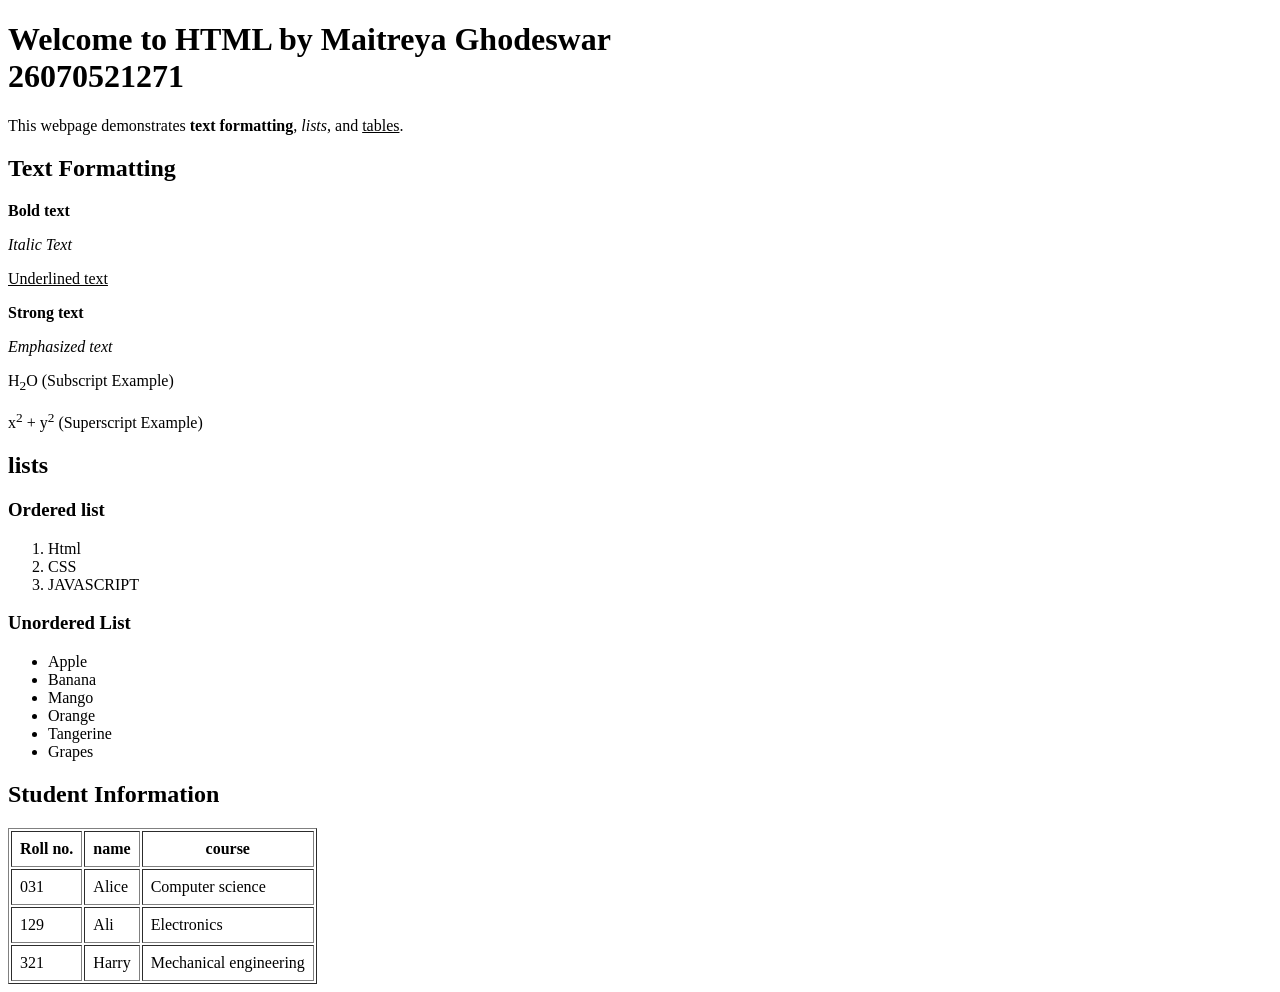
<file: Practical 01/index.html>
<!DOCTYPE html>
<html>
<head>
    <title>HTML Formatting, Lists and Tables</title>
</head>

<body>

    <h1>Welcome to HTML by Maitreya Ghodeswar<br>
    26070521271</h1>

    <p>
        This webpage demonstrates
        <b>text formatting</b>, <i>lists</i>, and <u>tables</u>.
    </p>

    <h2>Text Formatting</h2>

    <p><b>Bold text</b></p>

    <p><i>Italic Text</i></p>

    <p><u>Underlined text</u></p>

    <p><strong>Strong text</strong></p>

    <p><em>Emphasized text</em></p>

    <p>H<sub>2</sub>O (Subscript Example)</p>

    <p>x<sup>2</sup> + y<sup>2</sup> (Superscript Example)</p>


    <h2>lists</h2>

    <h3>Ordered list</h3>

    <ol>
        <li>Html</li>
        <li>CSS</li>
        <li>JAVASCRIPT</li>
    </ol>


    <h3>Unordered List</h3>

    <ul>
        <li>Apple</li>
        <li>Banana</li>
        <li>Mango</li>
        <li>Orange</li>
        <li>Tangerine</li>
        <li>Grapes</li>
    </ul>


    <h2>Student Information</h2>

    <table border="1" cellpadding="8">
        <tr>
            <th>Roll no.</th>
            <th>name</th>
            <th>course</th>
        </tr>

        <tr>
            <td>031</td>
            <td>Alice</td>
            <td>Computer science</td>
        </tr>

        <tr>
            <td>129</td>
            <td>Ali</td>
            <td>Electronics</td>
        </tr>

        <tr>
            <td>321</td>
            <td>Harry</td>
            <td>Mechanical engineering</td>
        </tr>
    </table>

</body>
</html>
</file>
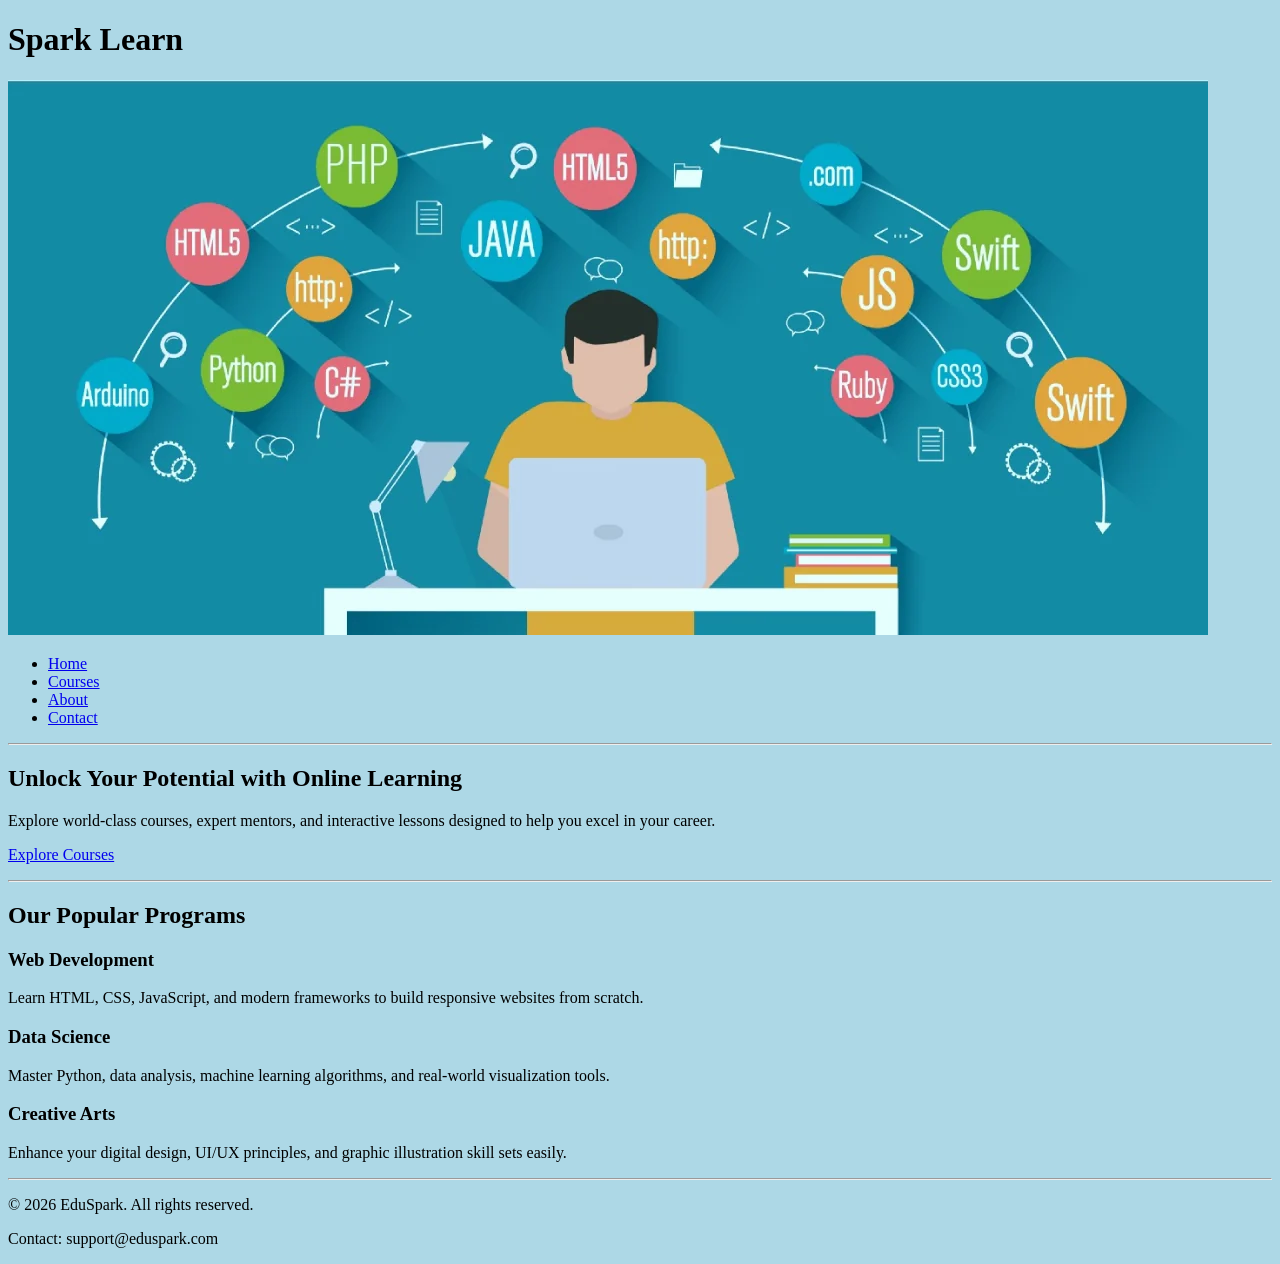
<file: Practical 02/index.html>
<!DOCTYPE html>
<html lang="en">
<head>
    
    <title>Spark Learn - Online Learning Platform</title>
<style>
        body {background-color: lightblue;}
 </style>
</head>
<body>

    <!-- Header Navigation -->
    <header>
	<h1>
        <strong>Spark Learn</strong>
	</h1>
<!--iMAGE-->
<img src="programmng-language.png" alt="Coding is FUN!!!">
        <nav>
            <ul>
                <li><a href="#">Home</a></li>
                <li><a href="#features">Courses</a></li>
                <li><a href="#about">About</a></li>
                <li><a href="#contact">Contact</a></li>
            </ul>
        </nav>
    </header>

    <hr>

    <!-- Hero Section -->
    <section>
        <h1>Unlock Your Potential with Online Learning</h1>
        <p>Explore world-class courses, expert mentors, and interactive lessons designed to help you excel in your career.</p>
        <p><a href="#features">Explore Courses</a></p>
    </section>

    <hr>

    <!-- Courses / Features Section -->
    <section id="features">
        <h2>Our Popular Programs</h2>
       
        <div>
            <h3>Web Development</h3>
            <p>Learn HTML, CSS, JavaScript, and modern frameworks to build responsive websites from scratch.</p>
        </div>

        <div>
            <h3>Data Science</h3>
            <p>Master Python, data analysis, machine learning algorithms, and real-world visualization tools.</p>
        </div>

        <div>
            <h3>Creative Arts</h3>
            <p>Enhance your digital design, UI/UX principles, and graphic illustration skill sets easily.</p>
        </div>
    </section>

    <hr>

    <!-- Footer -->
    <footer id="contact">
        <p>&copy; 2026 EduSpark. All rights reserved.</p>
        <p>Contact: support@eduspark.com</p>
    </footer>

</body>
</html>
</file>
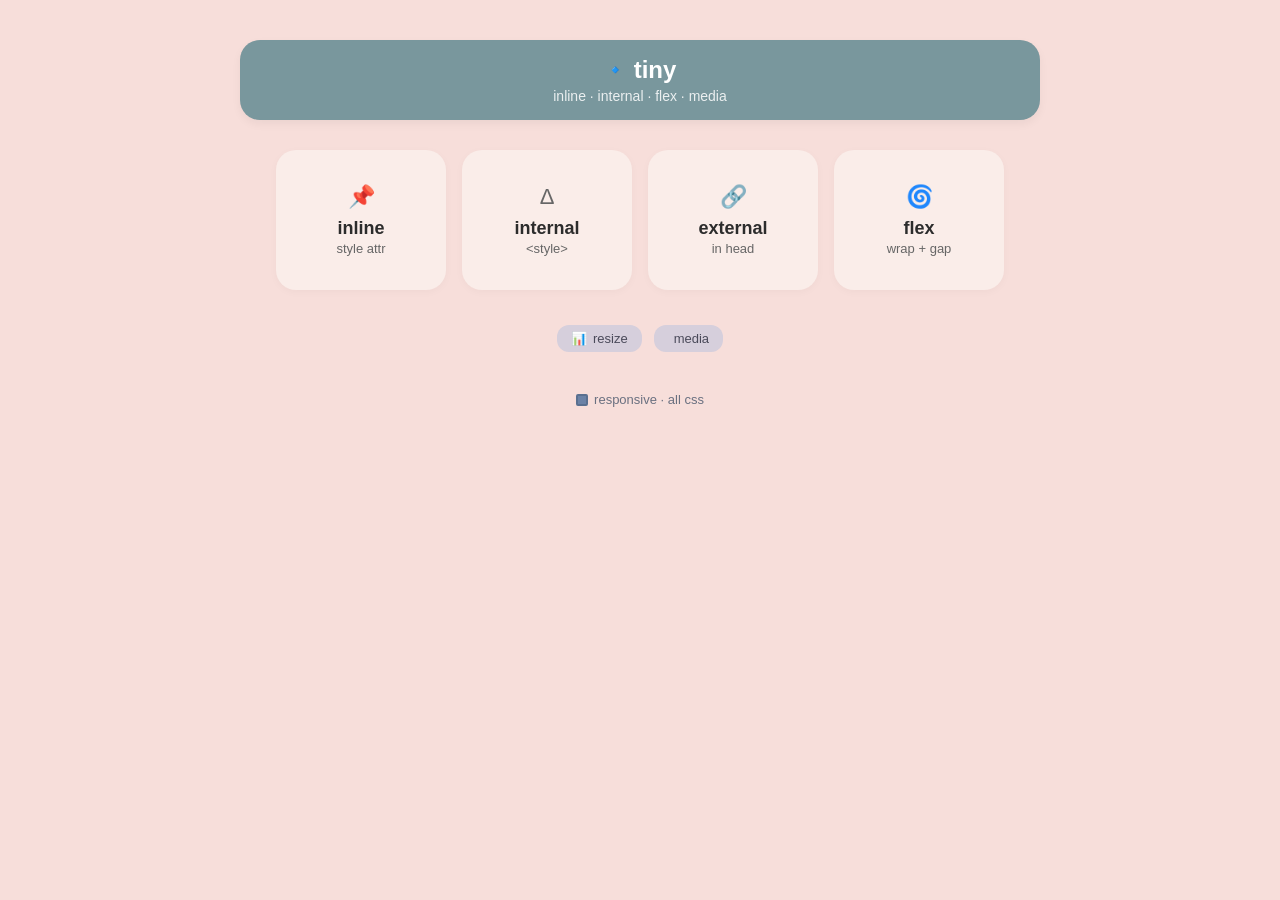
<file: Practical 04/Index.html>
<!DOCTYPE html>
<html lang="en">
<head>
<meta charset="UTF-8">
<meta name="viewport" content="width=device-width, initial-scale=1.0">
<title>tiny css</title>
<style>
* {
box-sizing: border-box;
margin: 0;
padding: 0;
font-family: -apple-system, BlinkMacSystemFont, "Segoe UI", Roboto, Helvetica, Arial,
sans-serif;
}
body {
background-color: #f7deda;
min-height: 100vh;
display: flex;
flex-direction: column;
align-items: center;
padding-top: 40px;
color: #333;
}
/* Top Pill Banner */
.top-banner {
background-color: #79979d;
color: #ffffff;
width: 90%;
max-width: 800px;
padding: 16px 24px;
border-radius: 20px;
display: flex;
flex-direction: column;
align-items: center;
gap: 4px;
box-shadow: 0 4px 10px rgba(0, 0, 0, 0.05);
}
.banner-title {
display: flex;
align-items: center;

gap: 8px;
font-size: 24px;
font-weight: 600;
}
.banner-subtitle {
font-size: 14px;
opacity: 0.85;
}
/* Primary Feature Cards Grid */
.cards-container {
display: flex;
flex-wrap: wrap;
justify-content: center;
gap: 16px;
margin-top: 30px;
width: 90%;
max-width: 850px;
}
.card {
background-color: #faede9;
border-radius: 20px;
padding: 24px;
width: 170px;
height: 140px;
display: flex;
flex-direction: column;
align-items: center;
justify-content: center;
text-align: center;
box-shadow: 0 2px 8px rgba(0, 0, 0, 0.03);
}
.card-icon {
font-size: 22px;
margin-bottom: 8px;
}
.card-title {
font-size: 18px;
font-weight: 700;
color: #2c2c2c;

}
.card-subtitle {
font-size: 13px;
color: #666;
margin-top: 2px;
}
/* Bottom Tags */
.tags-container {
display: flex;
gap: 12px;
margin-top: 35px;
}
.tag {
background-color: #d6cfdc;
color: #4a4a5a;
padding: 6px 14px;
border-radius: 12px;
font-size: 13px;
display: flex;
align-items: center;
gap: 6px;
font-weight: 500;
}
/* Footer Note */
.footer-text {
margin-top: 40px;
font-size: 13px;
color: #6a7080;
display: flex;
align-items: center;
gap: 6px;
}
.checkbox-icon {
width: 12px;
height: 12px;
border: 2px solid #5a7090;
background-color: #6b82a6;
border-radius: 2px;
}

</style>
</head>
<body>
<!-- Top Banner -->
<div class="top-banner">
<div class="banner-title">
<span style="font-size: 18px;">🔹</span> tiny
</div>
<div class="banner-subtitle">
inline · internal · flex · media
</div>
</div>
<!-- Main Cards -->
<div class="cards-container">
<div class="card">
<div class="card-icon" style="color: #d9534f;">📌</div>
<div class="card-title">inline</div>
<div class="card-subtitle">style attr</div>
</div>
<div class="card">
<div class="card-icon" style="color: #666;">Δ</div>
<div class="card-title">internal</div>
<div class="card-subtitle">&lt;style&gt;</div>
</div>
<div class="card">
<div class="card-icon" style="color: #666;">🔗</div>
<div class="card-title">external</div>
<div class="card-subtitle">in head</div>
</div>
<div class="card">
<div class="card-icon" style="color: #4b6cb7;">🌀</div>
<div class="card-title">flex</div>
<div class="card-subtitle">wrap + gap</div>
</div>
</div>
<!-- Small Tags -->
<div class="tags-container">
<div class="tag">

<span>📊</span> resize
</div>
<div class="tag">
<span>️</span> media
</div>
</div>
<!-- Footer -->
<div class="footer-text">
<span class="checkbox-icon"></span>
responsive · all css
</div>
</body>
</html>
</file>
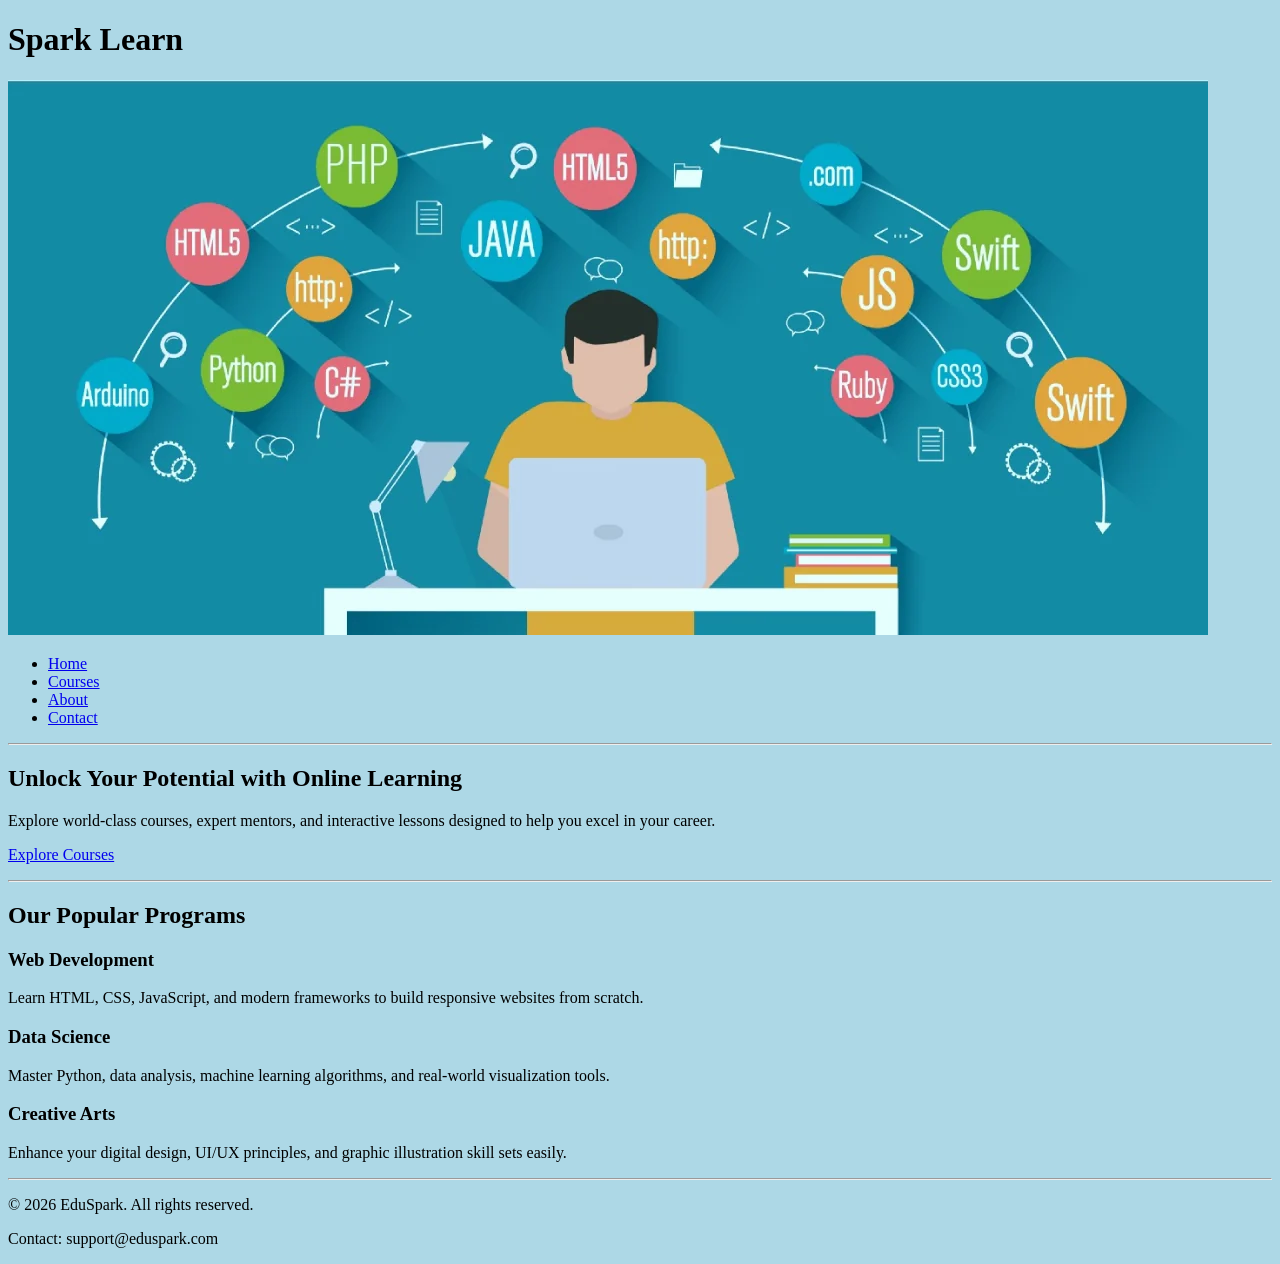
<file: Practical 2/index.html>
<!DOCTYPE html>
<html lang="en">
<head>
    
    <title>Spark Learn - Online Learning Platform</title>
<style>
        body {background-color: lightblue;}
 </style>
</head>
<body>

    <!-- Header Navigation -->
    <header>
	<h1>
        <strong>Spark Learn</strong>
	</h1>
<!--iMAGE-->
<img src="programmng-language.png" alt="Coding is FUN!!!">
        <nav>
            <ul>
                <li><a href="#">Home</a></li>
                <li><a href="#features">Courses</a></li>
                <li><a href="#about">About</a></li>
                <li><a href="#contact">Contact</a></li>
            </ul>
        </nav>
    </header>

    <hr>

    <!-- Hero Section -->
    <section>
        <h1>Unlock Your Potential with Online Learning</h1>
        <p>Explore world-class courses, expert mentors, and interactive lessons designed to help you excel in your career.</p>
        <p><a href="#features">Explore Courses</a></p>
    </section>

    <hr>

    <!-- Courses / Features Section -->
    <section id="features">
        <h2>Our Popular Programs</h2>
       
        <div>
            <h3>Web Development</h3>
            <p>Learn HTML, CSS, JavaScript, and modern frameworks to build responsive websites from scratch.</p>
        </div>

        <div>
            <h3>Data Science</h3>
            <p>Master Python, data analysis, machine learning algorithms, and real-world visualization tools.</p>
        </div>

        <div>
            <h3>Creative Arts</h3>
            <p>Enhance your digital design, UI/UX principles, and graphic illustration skill sets easily.</p>
        </div>
    </section>

    <hr>

    <!-- Footer -->
    <footer id="contact">
        <p>&copy; 2026 EduSpark. All rights reserved.</p>
        <p>Contact: support@eduspark.com</p>
    </footer>

</body>
</html>
</file>
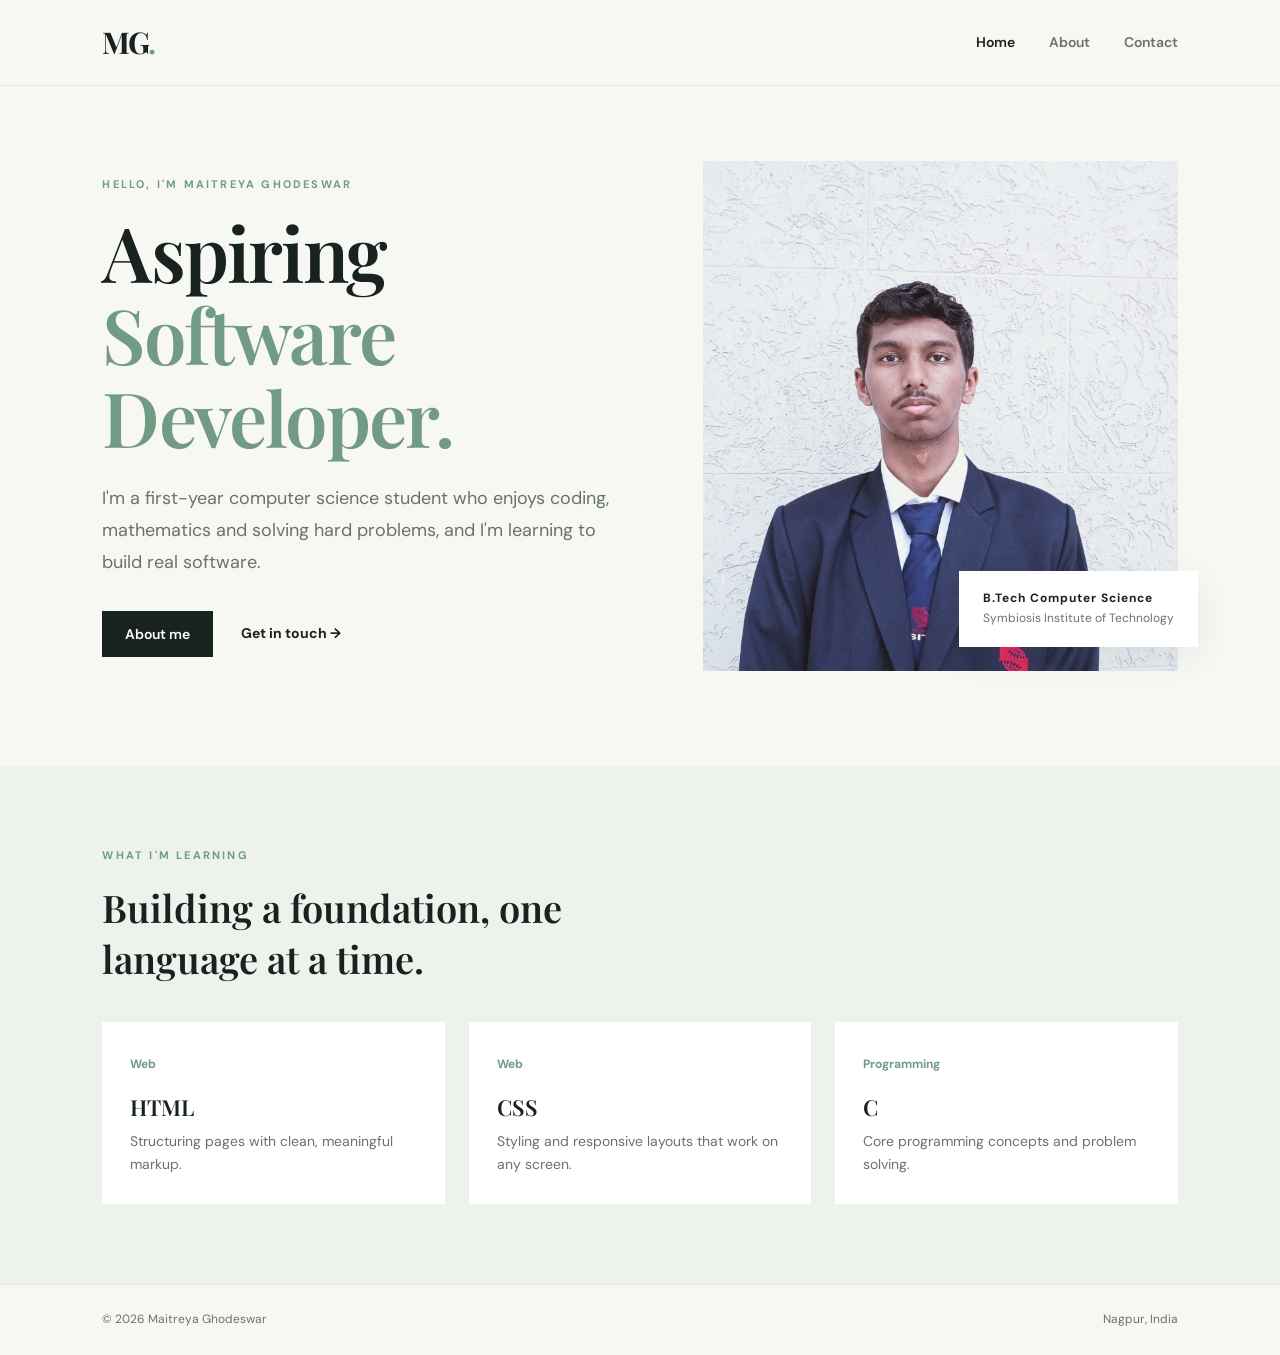
<file: Value Added Experiments/Experiment 1/index.html>
<!DOCTYPE html>
<html lang="en">
<head>
  <meta charset="UTF-8">
  <meta name="viewport" content="width=device-width, initial-scale=1.0">
  <meta name="description" content="Portfolio of Maitreya Ghodeswar, an aspiring software developer from Nagpur.">
  <title>Maitreya Ghodeswar | Portfolio</title>
  <link rel="stylesheet" href="style.css">
</head>
<body>
  <a class="skip" href="#main">Skip to content</a>
  <header class="site-header">
    <a class="logo" href="index.html" aria-label="Maitreya Ghodeswar, home">MG<span>.</span></a>
    <nav aria-label="Main navigation"><a class="active" aria-current="page" href="index.html">Home</a><a href="about.html">About</a><a href="contact.html">Contact</a></nav>
  </header>
  <main id="main">
    <section class="hero">
      <div class="hero-copy">
        <p class="eyebrow">HELLO, I'M MAITREYA GHODESWAR</p>
        <h1>Aspiring<br><span>Software Developer.</span></h1>
        <p class="lead">I'm a first-year computer science student who enjoys coding, mathematics and solving hard problems, and I'm learning to build real software.</p>
        <div class="actions">
          <a class="button" href="about.html">About me</a>
          <a class="text-link" href="contact.html">Get in touch →</a>
        </div>
      </div>
      <div class="hero-image">
        <img src="images/portrait.jpg" alt="Portrait of Maitreya Ghodeswar in a navy blazer">
        <div class="image-note"><strong>B.Tech Computer Science</strong><br>Symbiosis Institute of Technology</div>
      </div>
    </section>

    <section class="section intro">
      <p class="eyebrow">WHAT I'M LEARNING</p>
      <h2>Building a foundation, one language at a time.</h2>
      <div class="three-cards">
        <article class="mini-card"><span>Web</span><h3>HTML</h3><p>Structuring pages with clean, meaningful markup.</p></article>
        <article class="mini-card"><span>Web</span><h3>CSS</h3><p>Styling and responsive layouts that work on any screen.</p></article>
        <article class="mini-card"><span>Programming</span><h3>C</h3><p>Core programming concepts and problem solving.</p></article>
      </div>
    </section>
  </main>
  <footer><span>© 2026 Maitreya Ghodeswar</span><span>Nagpur, India</span></footer>
</body>
</html>
</file>
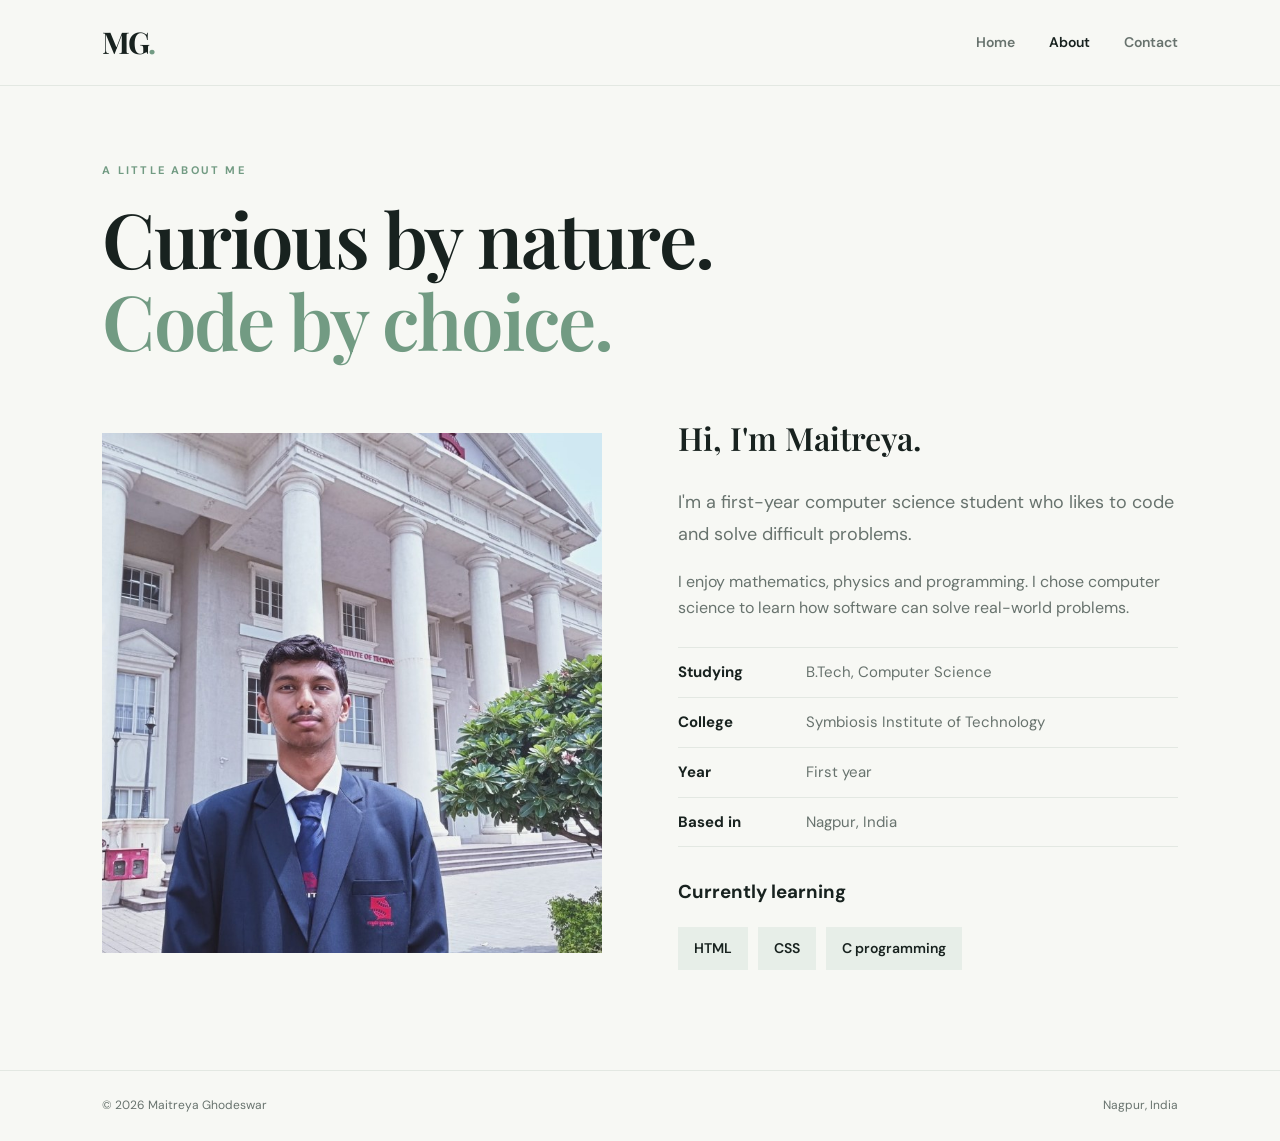
<file: Value Added Experiments/Experiment 1/about.html>
<!DOCTYPE html>
<html lang="en">
<head>
  <meta charset="UTF-8">
  <meta name="viewport" content="width=device-width, initial-scale=1.0">
  <meta name="description" content="Portfolio of Maitreya Ghodeswar, an aspiring software developer from Nagpur.">
  <title>About | Maitreya Ghodeswar</title>
  <link rel="stylesheet" href="style.css">
</head>
<body>
  <a class="skip" href="#main">Skip to content</a>
  <header class="site-header">
    <a class="logo" href="index.html" aria-label="Maitreya Ghodeswar, home">MG<span>.</span></a>
    <nav aria-label="Main navigation"><a href="index.html">Home</a><a class="active" aria-current="page" href="about.html">About</a><a href="contact.html">Contact</a></nav>
  </header>
  <main id="main" class="page-wrap">
    <p class="eyebrow">A LITTLE ABOUT ME</p>
    <h1 class="page-title">Curious by nature.<br><span>Code by choice.</span></h1>
    <div class="about-grid">
      <img class="about-photo" src="images/campus.jpg" alt="Maitreya Ghodeswar standing in front of the Symbiosis Institute of Technology building">
      <div>
        <h2>Hi, I'm Maitreya.</h2>
        <p class="lead">I'm a first-year computer science student who likes to code and solve difficult problems.</p>
        <p>I enjoy mathematics, physics and programming. I chose computer science to learn how software can solve real-world problems.</p>
        <ul class="facts">
          <li><b>Studying</b><span>B.Tech, Computer Science</span></li>
          <li><b>College</b><span>Symbiosis Institute of Technology</span></li>
          <li><b>Year</b><span>First year</span></li>
          <li><b>Based in</b><span>Nagpur, India</span></li>
        </ul>
        <h3>Currently learning</h3>
        <div class="tags big"><span>HTML</span><span>CSS</span><span>C programming</span></div>
      </div>
    </div>
  </main>
  <footer><span>© 2026 Maitreya Ghodeswar</span><span>Nagpur, India</span></footer>
</body>
</html>
</file>
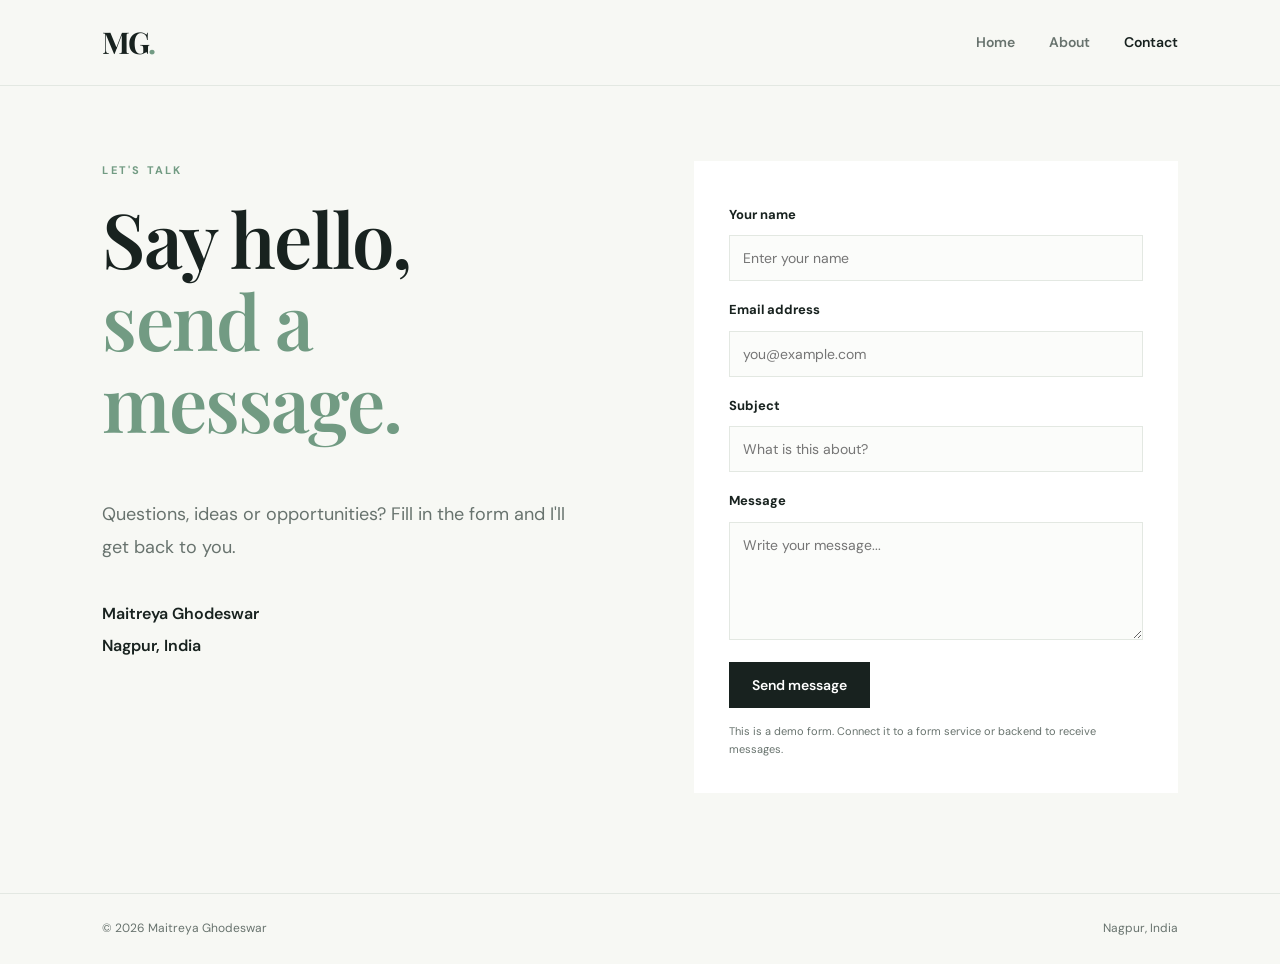
<file: Value Added Experiments/Experiment 1/contact.html>
<!DOCTYPE html>
<html lang="en">
<head>
  <meta charset="UTF-8">
  <meta name="viewport" content="width=device-width, initial-scale=1.0">
  <meta name="description" content="Portfolio of Maitreya Ghodeswar, an aspiring software developer from Nagpur.">
  <title>Contact | Maitreya Ghodeswar</title>
  <link rel="stylesheet" href="style.css">
</head>
<body>
  <a class="skip" href="#main">Skip to content</a>
  <header class="site-header">
    <a class="logo" href="index.html" aria-label="Maitreya Ghodeswar, home">MG<span>.</span></a>
    <nav aria-label="Main navigation"><a href="index.html">Home</a><a href="about.html">About</a><a class="active" aria-current="page" href="contact.html">Contact</a></nav>
  </header>
  <main id="main" class="page-wrap contact-layout">
    <div>
      <p class="eyebrow">LET'S TALK</p>
      <h1 class="page-title">Say hello,<br><span>send a message.</span></h1>
      <p class="lead">Questions, ideas or opportunities? Fill in the form and I'll get back to you.</p>
      <p class="contact-detail">Maitreya Ghodeswar<br>Nagpur, India</p>
    </div>
    <form class="contact-form" action="#" method="post">
      <label for="name">Your name</label><input id="name" name="name" type="text" placeholder="Enter your name" autocomplete="name" minlength="2" required>
      <label for="email">Email address</label><input id="email" name="email" type="email" placeholder="you@example.com" autocomplete="email" required>
      <label for="subject">Subject</label><input id="subject" name="subject" type="text" placeholder="What is this about?">
      <label for="message">Message</label><textarea id="message" name="message" rows="5" placeholder="Write your message..." minlength="10" required></textarea>
      <button class="button" type="submit">Send message</button>
      <p class="form-note">This is a demo form. Connect it to a form service or backend to receive messages.</p>
    </form>
  </main>
  <footer><span>© 2026 Maitreya Ghodeswar</span><span>Nagpur, India</span></footer>
</body>
</html>
</file>
<file: Value Added Experiments/Experiment 1/style.css>
@import url('https://fonts.googleapis.com/css2?family=DM+Sans:wght@400;500;600;700&family=Playfair+Display:wght@500;600;700&display=swap');

:root {
    --ink: #18221f;
    --muted: #68736e;
    --green: #b8d8c5;
    --paper: #f7f8f4;
    --line: #e3e8e2
}

* {
    box-sizing: border-box
}

html {
    scroll-behavior: smooth
}

body {
    margin: 0;
    background: var(--paper);
    color: var(--ink);
    font-family: 'DM Sans', sans-serif;
    line-height: 1.65
}

a {
    color: inherit;
    text-decoration: none
}

.site-header {
    height: 86px;
    padding: 0 8%;
    display: flex;
    align-items: center;
    justify-content: space-between;
    border-bottom: 1px solid var(--line)
}

.logo {
    font-family: 'Playfair Display', serif;
    font-size: 30px;
    font-weight: 700;
    letter-spacing: -2px
}

.logo span,
.page-title span,
.hero h1 span {
    color: #729b83
}

nav {
    display: flex;
    gap: 34px
}

nav a {
    font-size: 14px;
    color: var(--muted);
    font-weight: 600
}

nav a:hover,
nav a.active {
    color: var(--ink)
}

.hero {
    padding: 75px 8% 95px;
    display: grid;
    grid-template-columns: 1.05fr .95fr;
    gap: 7%;
    align-items: center;
    max-width: 1500px;
    margin: auto
}

.eyebrow {
    font-size: 11px;
    letter-spacing: 2.2px;
    font-weight: 700;
    color: #729b83;
    margin: 0 0 18px
}

h1,
h2,
h3,
p {
    margin-top: 0
}

.hero h1,
.page-title {
    font: 600 clamp(44px, 6vw, 76px)/1.08 'Playfair Display', serif;
    letter-spacing: -1.8px;
    margin: 0 0 24px
}

.lead {
    font-size: 18px;
    line-height: 1.8;
    color: var(--muted);
    max-width: 540px
}

.actions {
    display: flex;
    align-items: center;
    gap: 28px;
    margin-top: 32px
}

.button {
    display: inline-block;
    background: var(--ink);
    color: white;
    border: 0;
    padding: 14px 23px;
    font: 600 14px 'DM Sans', sans-serif;
    cursor: pointer;
    transition: .2s
}

.button:hover {
    background: #42624f;
    transform: translateY(-2px)
}

.text-link {
    font-weight: 700;
    font-size: 14px
}

.hero-image {
    height: 510px;
    position: relative
}

.hero-image img {
    width: 100%;
    height: 100%;
    object-fit: cover;
    object-position: center 20%
}

.image-note {
    position: absolute;
    right: -20px;
    bottom: 24px;
    background: white;
    padding: 18px 24px;
    font-size: 12px;
    color: var(--muted);
    box-shadow: 0 10px 35px #18221f12
}

.image-note strong {
    color: var(--ink);
    letter-spacing: 1px
}

.section {
    padding: 80px 8%;
    background: #edf2ed
}

.intro h2 {
    font: 600 38px 'Playfair Display', serif;
    max-width: 520px
}

.three-cards {
    display: grid;
    grid-template-columns: repeat(3, 1fr);
    gap: 24px;
    margin-top: 38px
}

.mini-card {
    padding: 28px;
    background: white
}

.mini-card span {
    color: #729b83;
    font-size: 12px;
    font-weight: 700
}

.mini-card h3 {
    font: 600 22px 'Playfair Display', serif;
    margin: 15px 0 8px
}

.mini-card p,
.project-info p {
    color: var(--muted);
    font-size: 14px;
    margin-bottom: 0
}

footer {
    padding: 25px 8%;
    display: flex;
    justify-content: space-between;
    color: var(--muted);
    font-size: 12px;
    border-top: 1px solid var(--line)
}

.page-wrap {
    padding: 75px 8% 100px;
    max-width: 1450px;
    margin: auto
}

.page-title {
    margin-bottom: 55px
}

.about-grid {
    display: grid;
    grid-template-columns: 1fr 1fr;
    gap: 7%;
    align-items: center
}

.about-photo {
    width: 100%;
    height: 520px;
    object-fit: cover;
    object-position: center 30%
}

.about-grid h2 {
    font: 600 32px 'Playfair Display', serif
}

.about-grid p {
    color: var(--muted)
}

.tags {
    display: flex;
    flex-wrap: wrap;
    gap: 10px
}

.tags span {
    background: #e7eee8;
    padding: 8px 13px;
    font-size: 12px;
    font-weight: 600
}

.project-grid {
    display: grid;
    grid-template-columns: repeat(3, 1fr);
    gap: 24px
}

.project-card {
    background: white
}

.project-card img {
    width: 100%;
    height: 230px;
    object-fit: cover;
    display: block
}

.project-info {
    padding: 24px
}

.project-info .eyebrow {
    font-size: 10px;
    margin-bottom: 8px
}

.project-info h2 {
    font: 600 23px 'Playfair Display', serif;
    margin-bottom: 8px
}

.contact-layout {
    display: grid;
    grid-template-columns: 1fr 1fr;
    gap: 10%;
    align-items: start
}

.contact-detail {
    margin-top: 35px;
    font-weight: 600;
    line-height: 2
}

.contact-form {
    background: white;
    padding: 35px;
    display: flex;
    flex-direction: column;
    gap: 10px
}

.contact-form label {
    font-size: 13px;
    font-weight: 700;
    margin-top: 8px
}

.contact-form input,
.contact-form textarea {
    width: 100%;
    padding: 13px;
    border: 1px solid var(--line);
    background: #fbfcfa;
    font: 14px 'DM Sans', sans-serif;
    resize: vertical
}

.contact-form input:focus,
.contact-form textarea:focus {
    outline: 2px solid var(--green);
    border-color: transparent
}

.contact-form button {
    align-self: flex-start;
    margin-top: 12px
}

.form-note {
    font-size: 11px;
    color: var(--muted);
    margin: 4px 0 0
}

@media(max-width:800px) {
    .site-header {
        padding: 0 5%;
        height: auto;
        min-height: 78px;
        gap: 18px;
        flex-wrap: wrap;
        padding-top: 15px;
        padding-bottom: 15px
    }

    nav {
        gap: 16px;
        flex-wrap: wrap
    }

    nav a {
        font-size: 12px
    }

    .hero {
        padding: 55px 6%;
        grid-template-columns: 1fr;
        gap: 38px
    }

    .hero-image {
        height: 420px
    }

    .image-note {
        right: 10px
    }

    .section,
    .page-wrap {
        padding: 60px 6%
    }

    .three-cards,
    .project-grid {
        grid-template-columns: 1fr 1fr
    }

    .about-grid,
    .contact-layout {
        grid-template-columns: 1fr;
        gap: 35px
    }

    .about-photo {
        height: 350px
    }
}

@media(max-width:520px) {
    .site-header {
        align-items: flex-start;
        flex-direction: column
    }

    .hero h1,
    .page-title {
        font-size: 46px
    }

    .hero-image {
        height: 340px
    }

    .three-cards,
    .project-grid {
        grid-template-columns: 1fr
    }

    .actions {
        gap: 18px;
        flex-wrap: wrap
    }

    .contact-form {
        padding: 22px
    }

    footer {
        padding: 22px 6%;
        gap: 12px;
        flex-direction: column
    }
}

/* ---- additions ---- */
a:focus-visible,
button:focus-visible {
    outline: 3px solid #729b83;
    outline-offset: 3px
}

.skip {
    position: absolute;
    left: -999px
}

.skip:focus {
    left: 8px;
    top: 8px;
    background: white;
    padding: 8px 12px;
    z-index: 10
}

.tags.big span {
    font-size: 14px;
    padding: 10px 16px
}

.facts {
    list-style: none;
    padding: 0;
    margin: 26px 0 30px;
    border-top: 1px solid var(--line)
}

.facts li {
    display: flex;
    gap: 18px;
    padding: 12px 0;
    border-bottom: 1px solid var(--line);
    font-size: 15px
}

.facts b {
    min-width: 110px;
    color: var(--ink)
}

.facts span {
    color: var(--muted)
}

@media(max-width:800px) {
    .about-photo {
        height: 420px
    }

    .facts li {
        flex-direction: column;
        gap: 2px
    }
}

@media(prefers-reduced-motion:reduce) {
    html {
        scroll-behavior: auto
    }

    .button {
        transition: none
    }
}
</file>
